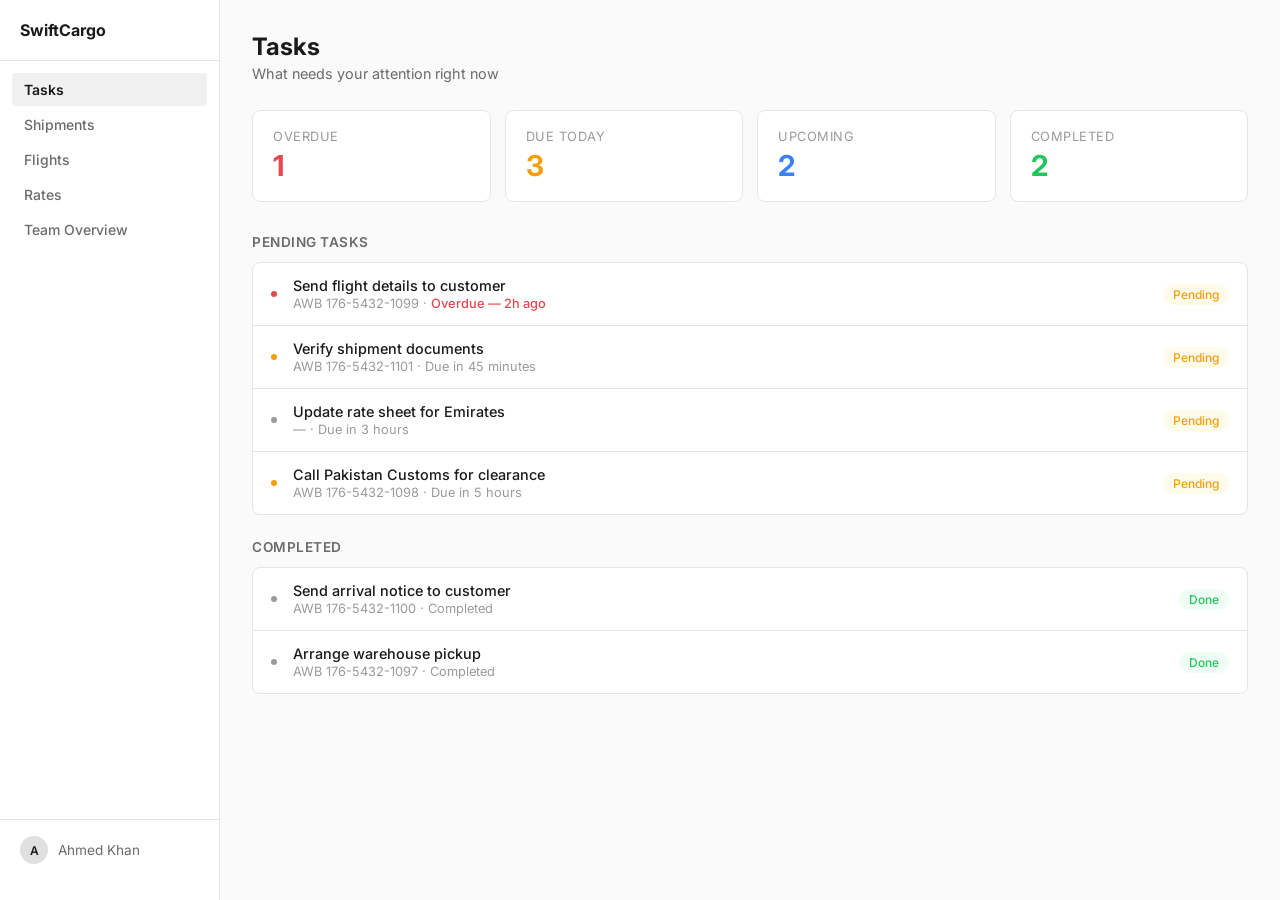
<file: demo-minimalist.html>
<!DOCTYPE html>
<html lang="en">
<head>
    <meta charset="UTF-8">
    <meta name="viewport" content="width=device-width, initial-scale=1.0">
    <title>Freight Forwarding Platform — Minimalist Demo</title>
    <link rel="preconnect" href="https://fonts.googleapis.com">
    <link rel="preconnect" href="https://fonts.gstatic.com" crossorigin>
    <link href="https://fonts.googleapis.com/css2?family=Inter:wght@400;500;600;700&display=swap" rel="stylesheet">
    <style>
        :root {
            --bg: #fafafa;
            --surface: #ffffff;
            --border: #e5e5e5;
            --text: #1a1a1a;
            --text-secondary: #6b6b6b;
            --text-tertiary: #9a9a9a;
            --red: #e5484d;
            --red-bg: #fef2f2;
            --amber: #f59e0b;
            --amber-bg: #fffbeb;
            --blue: #3b82f6;
            --blue-bg: #eff6ff;
            --green: #22c55e;
            --green-bg: #f0fdf4;
            --purple: #8b5cf6;
            --radius: 8px;
            --radius-sm: 4px;
        }
        * { margin: 0; padding: 0; box-sizing: border-box; }
        body { font-family: 'Inter', -apple-system, BlinkMacSystemFont, sans-serif; background: var(--bg); color: var(--text); -webkit-font-smoothing: antialiased; }
        
        /* Layout */
        .app { display: flex; min-height: 100vh; }
        .sidebar { width: 220px; background: var(--surface); border-right: 1px solid var(--border); padding: 20px 0; display: flex; flex-direction: column; }
        .sidebar-logo { padding: 0 20px 20px; font-weight: 700; font-size: 1rem; border-bottom: 1px solid var(--border); margin-bottom: 12px; color: var(--text); }
        .sidebar-nav { list-style: none; padding: 0 12px; flex: 1; }
        .sidebar-nav li { margin-bottom: 2px; }
        .sidebar-nav a { display: flex; align-items: center; gap: 10px; padding: 8px 12px; border-radius: var(--radius-sm); text-decoration: none; color: var(--text-secondary); font-size: 0.875rem; font-weight: 500; transition: 0.1s; }
        .sidebar-nav a:hover { background: #f5f5f5; color: var(--text); }
        .sidebar-nav a.active { background: #f0f0f0; color: var(--text); font-weight: 600; }
        .sidebar-user { padding: 16px 20px; border-top: 1px solid var(--border); display: flex; align-items: center; gap: 10px; font-size: 0.85rem; color: var(--text-secondary); }
        .sidebar-user .avatar { width: 28px; height: 28px; border-radius: 50%; background: #e0e0e0; display: flex; align-items: center; justify-content: center; font-weight: 600; font-size: 0.75rem; color: var(--text); }
        
        .main { flex: 1; padding: 32px; overflow-y: auto; }
        .page-header { margin-bottom: 28px; }
        .page-header h1 { font-size: 1.5rem; font-weight: 700; margin-bottom: 4px; }
        .page-header p { color: var(--text-secondary); font-size: 0.9rem; }

        /* Cards */
        .stat-grid { display: grid; grid-template-columns: repeat(4,1fr); gap: 14px; margin-bottom: 32px; }
        .stat-card { background: var(--surface); border: 1px solid var(--border); border-radius: var(--radius); padding: 18px 20px; }
        .stat-card .label { font-size: 0.8rem; color: var(--text-tertiary); margin-bottom: 4px; text-transform: uppercase; letter-spacing: 0.5px; }
        .stat-card .value { font-size: 1.8rem; font-weight: 700; }
        .stat-card.red .value { color: var(--red); }
        .stat-card.amber .value { color: var(--amber); }
        .stat-card.blue .value { color: var(--blue); }
        .stat-card.green .value { color: var(--green); }

        /* Task List */
        .section-title { font-size: 0.85rem; font-weight: 600; color: var(--text-secondary); text-transform: uppercase; letter-spacing: 0.5px; margin-bottom: 12px; }
        .task-list { display: flex; flex-direction: column; gap: 1px; background: var(--border); border: 1px solid var(--border); border-radius: var(--radius); overflow: hidden; }
        .task-item { background: var(--surface); padding: 14px 18px; display: flex; align-items: center; gap: 16px; cursor: pointer; transition: 0.1s; }
        .task-item:hover { background: #fafafa; }
        .task-priority { width: 6px; height: 6px; border-radius: 50%; flex-shrink: 0; }
        .task-priority.critical { background: var(--red); }
        .task-priority.high { background: var(--amber); }
        .task-priority.medium { background: var(--text-tertiary); }
        .task-info { flex: 1; min-width: 0; }
        .task-info .task-name { font-size: 0.9rem; font-weight: 500; margin-bottom: 2px; }
        .task-info .task-meta { font-size: 0.8rem; color: var(--text-tertiary); }
        .task-meta .overdue { color: var(--red); font-weight: 500; }
        .task-status { font-size: 0.75rem; padding: 3px 10px; border-radius: 20px; font-weight: 500; white-space: nowrap; }
        .task-status.pending { background: var(--amber-bg); color: var(--amber); }
        .task-status.done { background: var(--green-bg); color: var(--green); }

        /* Table */
        .data-table { width: 100%; border-collapse: collapse; background: var(--surface); border: 1px solid var(--border); border-radius: var(--radius); overflow: hidden; }
        .data-table th { text-align: left; padding: 12px 16px; font-size: 0.75rem; font-weight: 600; color: var(--text-tertiary); text-transform: uppercase; letter-spacing: 0.5px; border-bottom: 1px solid var(--border); background: #fafafa; }
        .data-table td { padding: 12px 16px; font-size: 0.875rem; border-bottom: 1px solid var(--border); }
        .data-table tr:last-child td { border-bottom: none; }
        .data-table tr:hover td { background: #fafafa; }
        .mono { font-family: 'SF Mono', 'Fira Code', monospace; font-size: 0.8rem; color: var(--text-secondary); }
        .badge { display: inline-block; padding: 3px 10px; border-radius: 20px; font-size: 0.75rem; font-weight: 500; }
        .badge.active { background: var(--blue-bg); color: var(--blue); }
        .badge.transit { background: var(--amber-bg); color: var(--amber); }
        .badge.done { background: var(--green-bg); color: var(--green); }
        .badge.hold { background: var(--red-bg); color: var(--red); }

        /* Search */
        .search-bar { display: flex; gap: 10px; margin-bottom: 20px; }
        .search-bar input { flex: 1; padding: 9px 14px; border: 1px solid var(--border); border-radius: var(--radius); font-family: inherit; font-size: 0.875rem; outline: none; }
        .search-bar input:focus { border-color: #aaa; }
        .btn { padding: 9px 18px; border-radius: var(--radius); font-family: inherit; font-size: 0.85rem; font-weight: 500; cursor: pointer; border: 1px solid var(--border); background: var(--surface); color: var(--text); transition: 0.1s; }
        .btn:hover { background: #f5f5f5; }
        .btn.primary { background: var(--text); color: #fff; border-color: var(--text); }
        .btn.primary:hover { background: #333; }

        /* Bento Grid for Manager */
        .bento { display: grid; grid-template-columns: 1fr 1fr; gap: 14px; margin-bottom: 32px; }
        .bento-card { background: var(--surface); border: 1px solid var(--border); border-radius: var(--radius); padding: 20px; }
        .bento-card.wide { grid-column: span 2; }
        .bento-card h3 { font-size: 0.9rem; font-weight: 600; margin-bottom: 12px; }
        .mini-list { display: flex; flex-direction: column; gap: 8px; }
        .mini-item { display: flex; justify-content: space-between; align-items: center; padding: 8px 0; border-bottom: 1px solid var(--border); font-size: 0.85rem; }
        .mini-item:last-child { border-bottom: none; }
        .mini-item .name { font-weight: 500; }
        .mini-item .count { font-size: 0.8rem; color: var(--text-secondary); }

        /* No decoration */
        .no-data { text-align: center; padding: 40px; color: var(--text-tertiary); font-size: 0.9rem; }
    </style>
</head>
<body>
    <div class="app">
        
        <!-- Sidebar -->
        <aside class="sidebar">
            <div class="sidebar-logo">SwiftCargo</div>
            <ul class="sidebar-nav">
                <li><a href="#" class="active" onclick="switchView('tasks')">Tasks</a></li>
                <li><a href="#" onclick="switchView('shipments')">Shipments</a></li>
                <li><a href="#" onclick="switchView('flights')">Flights</a></li>
                <li><a href="#" onclick="switchView('rates')">Rates</a></li>
                <li><a href="#" onclick="switchView('manager')">Team Overview</a></li>
            </ul>
            <div class="sidebar-user">
                <div class="avatar">A</div>
                <span>Ahmed Khan</span>
            </div>
        </aside>

        <!-- Main Content -->
        <main class="main" id="mainContent">
            <!-- Content loads here -->
        </main>
    </div>

    <script>
        // Demo data
        var tasks = [
            { name: 'Send flight details to customer', shipment: 'AWB 176-5432-1099', deadline: 'Overdue — 2h ago', priority: 'critical', status: 'pending' },
            { name: 'Verify shipment documents', shipment: 'AWB 176-5432-1101', deadline: 'Due in 45 minutes', priority: 'high', status: 'pending' },
            { name: 'Update rate sheet for Emirates', shipment: '—', deadline: 'Due in 3 hours', priority: 'medium', status: 'pending' },
            { name: 'Call Pakistan Customs for clearance', shipment: 'AWB 176-5432-1098', deadline: 'Due in 5 hours', priority: 'high', status: 'pending' },
            { name: 'Send arrival notice to customer', shipment: 'AWB 176-5432-1100', deadline: 'Completed', priority: 'medium', status: 'done' },
            { name: 'Arrange warehouse pickup', shipment: 'AWB 176-5432-1097', deadline: 'Completed', priority: 'medium', status: 'done' }
        ];

        var shipments = [
            { awb: '176-5432-1098', customer: 'TexCo Industries', route: 'LHE → DXB', airline: 'EK612', weight: '450 kg', status: 'In Transit' },
            { awb: '176-5432-1099', customer: 'Global Traders', route: 'KHI → DOH', airline: 'QR815', weight: '320 kg', status: 'Booked' },
            { awb: '176-5432-1100', customer: 'PakTex Export', route: 'ISB → JED', airline: 'SV722', weight: '680 kg', status: 'Arrived' },
            { awb: '176-5432-1101', customer: 'Metro Supplies', route: 'LHE → LHR', airline: 'BA132', weight: '210 kg', status: 'On Hold' },
            { awb: '176-5432-1102', customer: 'Oceanic Shipping', route: 'KHI → IST', airline: 'TK203', weight: '890 kg', status: 'Delivered' }
        ];

        var rates = [
            { airline: 'EK', route: 'LHE → DXB', rate: '$2.50/kg', cargo: 'General' },
            { airline: 'QR', route: 'KHI → DOH', rate: '$2.20/kg', cargo: 'General' },
            { airline: 'TK', route: 'ISB → IST', rate: '$2.80/kg', cargo: 'General' },
            { airline: 'SV', route: 'ISB → JED', rate: '$2.40/kg', cargo: 'General' },
            { airline: 'EK', route: 'LHE → DXB', rate: '$3.10/kg', cargo: 'Perishable' }
        ];

        function switchView(view) {
            document.querySelectorAll('.sidebar-nav a').forEach(function(a) { a.classList.remove('active'); });
            event.target.classList.add('active');
            
            var main = document.getElementById('mainContent');
            
            if (view === 'tasks') renderTasks(main);
            if (view === 'shipments') renderShipments(main);
            if (view === 'flights') renderFlights(main);
            if (view === 'rates') renderRates(main);
            if (view === 'manager') renderManager(main);
        }

        function renderTasks(main) {
            main.innerHTML = 
                '<div class="page-header"><h1>Tasks</h1><p>What needs your attention right now</p></div>' +
                '<div class="stat-grid">' +
                    '<div class="stat-card red"><div class="label">Overdue</div><div class="value">1</div></div>' +
                    '<div class="stat-card amber"><div class="label">Due Today</div><div class="value">3</div></div>' +
                    '<div class="stat-card blue"><div class="label">Upcoming</div><div class="value">2</div></div>' +
                    '<div class="stat-card green"><div class="label">Completed</div><div class="value">2</div></div>' +
                '</div>' +
                '<div class="section-title">Pending Tasks</div>' +
                '<div class="task-list">' +
                    tasks.filter(function(t){return t.status==='pending';}).map(function(t){
                        return '<div class="task-item">' +
                            '<div class="task-priority ' + t.priority + '"></div>' +
                            '<div class="task-info"><div class="task-name">' + t.name + '</div><div class="task-meta">' + t.shipment + ' · <span class="' + (t.deadline.includes('Overdue')?'overdue':'') + '">' + t.deadline + '</span></div></div>' +
                            '<span class="task-status pending">Pending</span></div>';
                    }).join('') +
                '</div>' +
                '<div class="section-title" style="margin-top:24px;">Completed</div>' +
                '<div class="task-list">' +
                    tasks.filter(function(t){return t.status==='done';}).map(function(t){
                        return '<div class="task-item">' +
                            '<div class="task-priority medium"></div>' +
                            '<div class="task-info"><div class="task-name">' + t.name + '</div><div class="task-meta">' + t.shipment + ' · ' + t.deadline + '</div></div>' +
                            '<span class="task-status done">Done</span></div>';
                    }).join('') +
                '</div>';
        }

        function renderShipments(main) {
            main.innerHTML = 
                '<div class="page-header"><h1>Shipments</h1><p>All shipments · 5 total</p></div>' +
                '<div class="search-bar"><input type="text" placeholder="Search by AWB, customer, or airline..."><button class="btn primary">+ New Shipment</button></div>' +
                '<table class="data-table">' +
                    '<thead><tr><th>AWB</th><th>Customer</th><th>Route</th><th>Airline</th><th>Weight</th><th>Status</th></tr></thead>' +
                    '<tbody>' + shipments.map(function(s){
                        var badgeClass = s.status === 'In Transit' ? 'transit' : s.status === 'Delivered' ? 'done' : s.status === 'On Hold' ? 'hold' : 'active';
                        return '<tr><td><span class="mono">' + s.awb + '</span></td><td>' + s.customer + '</td><td>' + s.route + '</td><td>' + s.airline + '</td><td>' + s.weight + '</td><td><span class="badge ' + badgeClass + '">' + s.status + '</span></td></tr>';
                    }).join('') + '</tbody>' +
                '</table>';
        }

        function renderFlights(main) {
            main.innerHTML = 
                '<div class="page-header"><h1>Flight Tracking</h1><p>Live status from AviationStack API</p></div>' +
                '<div class="search-bar"><input type="text" placeholder="Search flight number..."><button class="btn primary">Search</button></div>' +
                '<table class="data-table">' +
                    '<thead><tr><th>Flight</th><th>Airline</th><th>Route</th><th>Status</th><th>Updated</th></tr></thead>' +
                    '<tbody>' +
                        '<tr><td><span class="mono">EK612</span></td><td>Emirates</td><td>LHE → DXB</td><td><span class="badge transit">In Flight</span></td><td>12 min ago</td></tr>' +
                        '<tr><td><span class="mono">QR815</span></td><td>Qatar Airways</td><td>KHI → DOH</td><td><span class="badge active">Scheduled</span></td><td>45 min ago</td></tr>' +
                        '<tr><td><span class="mono">TK203</span></td><td>Turkish Airlines</td><td>KHI → IST</td><td><span class="badge hold">Delayed</span></td><td>8 min ago</td></tr>' +
                    '</tbody>' +
                '</table>';
        }

        function renderRates(main) {
            main.innerHTML = 
                '<div class="page-header"><h1>Rate Database</h1><p>Airline rates per kg (USD)</p></div>' +
                '<div class="search-bar"><input type="text" placeholder="Search by airline, route, or cargo type..."><button class="btn primary">+ Add Rate</button></div>' +
                '<table class="data-table">' +
                    '<thead><tr><th>Airline</th><th>Route</th><th>Cargo Type</th><th>Rate/kg</th></tr></thead>' +
                    '<tbody>' + rates.map(function(r){
                        return '<tr><td>' + r.airline + '</td><td>' + r.route + '</td><td>' + r.cargo + '</td><td><strong>' + r.rate + '</strong></td></tr>';
                    }).join('') + '</tbody>' +
                '</table>';
        }

        function renderManager(main) {
            main.innerHTML = 
                '<div class="page-header"><h1>Team Overview</h1><p>Monday, May 19</p></div>' +
                '<div class="bento">' +
                    '<div class="bento-card"><h3>Team Workload</h3><div class="mini-list">' +
                        '<div class="mini-item"><span class="name">Ahmed Khan</span><span class="count">4 active tasks</span></div>' +
                        '<div class="mini-item"><span class="name">Bilal Siddique</span><span class="count">2 active tasks</span></div>' +
                        '<div class="mini-item"><span class="name">Danish Ali</span><span class="count">1 active tasks</span></div>' +
                        '<div class="mini-item"><span class="name">Ehsan Ul Haq</span><span class="count">3 active tasks</span></div>' +
                    '</div></div>' +
                    '<div class="bento-card"><h3>Shipment Status</h3><div class="mini-list">' +
                        '<div class="mini-item"><span class="name">In Transit</span><span class="count">1</span></div>' +
                        '<div class="mini-item"><span class="name">Booked</span><span class="count">1</span></div>' +
                        '<div class="mini-item"><span class="name">Arrived</span><span class="count">1</span></div>' +
                        '<div class="mini-item"><span class="name">On Hold</span><span class="count">1</span></div>' +
                    '</div></div>' +
                    '<div class="bento-card"><h3>Overdue Tasks</h3><div class="mini-list">' +
                        '<div class="mini-item"><span class="name">Send flight details</span><span style="color:var(--red);font-size:0.8rem;">2h overdue</span></div>' +
                    '</div></div>' +
                    '<div class="bento-card"><h3>This Week</h3><div class="mini-list">' +
                        '<div class="mini-item"><span class="name">Shipments Processed</span><span class="count">12</span></div>' +
                        '<div class="mini-item"><span class="name">Tasks Completed</span><span class="count">18</span></div>' +
                        '<div class="mini-item"><span class="name">Flights Tracked</span><span class="count">5</span></div>' +
                    '</div></div>' +
                '</div>';
        }

        // Load tasks by default
        renderTasks(document.getElementById('mainContent'));
    </script>
</body>
</html>
</file>
